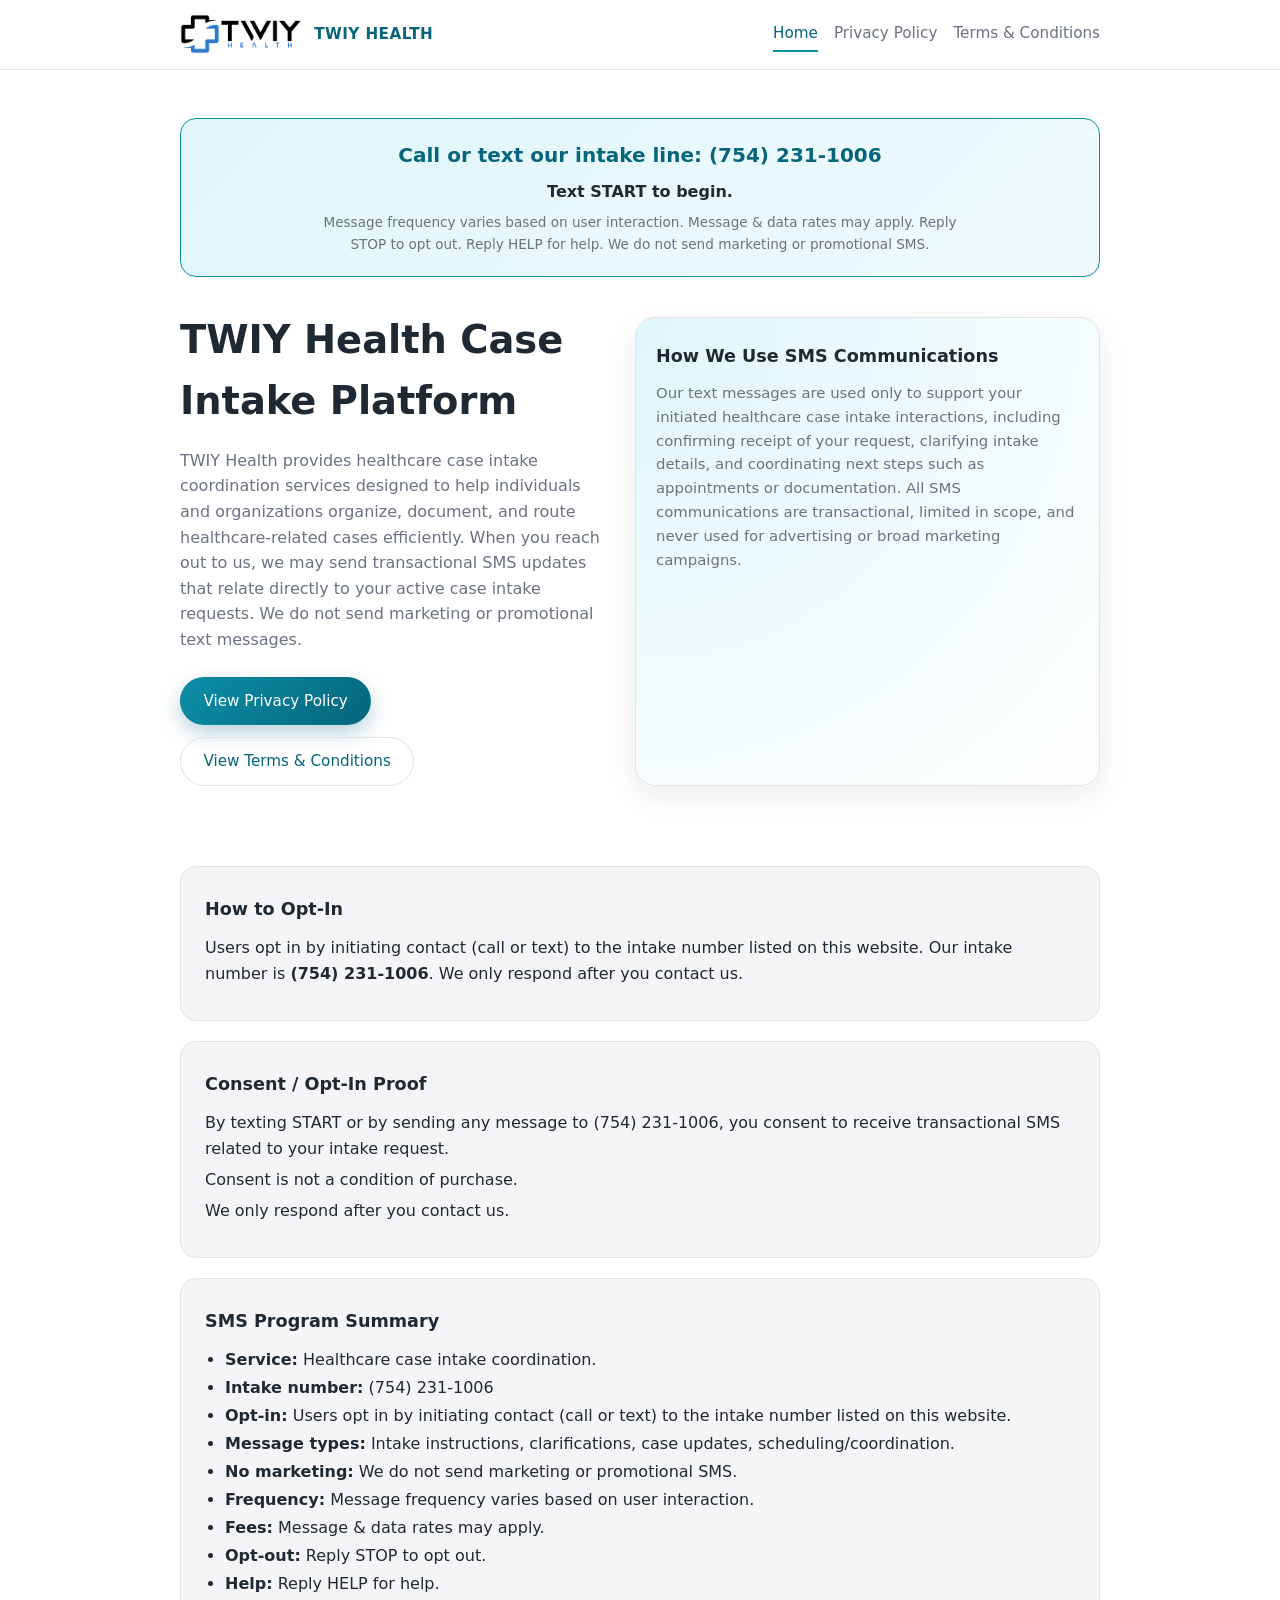
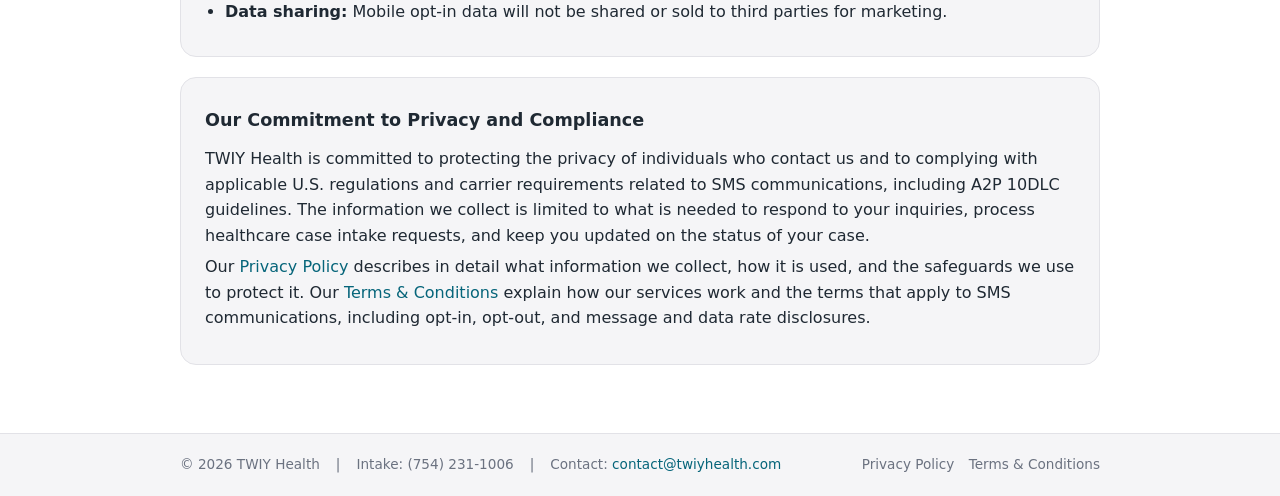
<file: index.html>
<!DOCTYPE html>
<html lang="en">
  <head>
    <meta charset="UTF-8" />
    <meta name="viewport" content="width=device-width, initial-scale=1" />
    <title>TWIY Health Case Intake Platform</title>
    <meta
      name="description"
      content="TWIY Health provides healthcare case intake coordination services with transactional SMS updates only. No marketing messaging."
    />
    <link rel="stylesheet" href="styles.css" />
  </head>
  <body>
    <div class="page">
      <header class="site-header">
        <div class="container">
          <div class="header-inner">
            <div class="logo-group">
              <img
                src="assets/TWIY HEALTH-fin-01 (2).png"
                alt="TWIY Health logo"
                class="logo"
              />
              <div class="brand-text">TWIY Health</div>
            </div>
            <nav class="nav-links" aria-label="Primary">
              <a href="index.html" aria-current="page">Home</a>
              <a href="privacy.html">Privacy Policy</a>
              <a href="terms.html">Terms &amp; Conditions</a>
            </nav>
          </div>
        </div>
      </header>

      <main>
        <section class="hero">
          <div class="container">
            <div class="intake-banner" aria-label="SMS opt-in and intake contact">
              <h2>Call or text our intake line: (754) 231-1006</h2>
              <p class="intake-cta">Text START to begin.</p>
              <p class="intake-disclosures">
                Message frequency varies based on user interaction. Message &amp; data rates may apply. Reply STOP to opt out. Reply HELP for help. We do not send marketing or promotional SMS.
              </p>
            </div>
            <div class="hero-inner">
              <div class="hero-copy">
                <h1>TWIY Health Case Intake Platform</h1>
                <p>
                  TWIY Health provides healthcare case intake coordination services designed to help
                  individuals and organizations organize, document, and route healthcare-related
                  cases efficiently. When you reach out to us, we may send transactional SMS updates
                  that relate directly to your active case intake requests. We do not send marketing
                  or promotional text messages.
                </p>
                <div class="hero-actions">
                  <a class="btn btn-primary" href="privacy.html">View Privacy Policy</a>
                  <a class="btn btn-ghost" href="terms.html">View Terms &amp; Conditions</a>
                </div>
              </div>
              <aside class="hero-panel" aria-label="Summary of communications practices">
                <h2>How We Use SMS Communications</h2>
                <p>
                  Our text messages are used only to support your initiated healthcare case intake
                  interactions, including confirming receipt of your request, clarifying intake
                  details, and coordinating next steps such as appointments or documentation. All
                  SMS communications are transactional, limited in scope, and never used for
                  advertising or broad marketing campaigns.
                </p>
              </aside>
            </div>
          </div>
        </section>

        <section class="content">
          <div class="container">
            <div class="content-section" id="how-to-opt-in">
              <h2>How to Opt-In</h2>
              <p>
                Users opt in by initiating contact (call or text) to the intake number listed on this website.
                Our intake number is <strong>(754) 231-1006</strong>. We only respond after you contact us.
              </p>
            </div>

            <div class="content-section consent-proof" id="consent-proof">
              <h2>Consent / Opt-In Proof</h2>
              <p>
                By texting START or by sending any message to (754) 231-1006, you consent to receive transactional SMS related to your intake request.
              </p>
              <p>Consent is not a condition of purchase.</p>
              <p>We only respond after you contact us.</p>
            </div>

            <div class="content-section" id="sms-program-summary">
              <h2>SMS Program Summary</h2>
              <ul>
                <li><strong>Service:</strong> Healthcare case intake coordination.</li>
                <li><strong>Intake number:</strong> (754) 231-1006</li>
                <li><strong>Opt-in:</strong> Users opt in by initiating contact (call or text) to the intake number listed on this website.</li>
                <li><strong>Message types:</strong> Intake instructions, clarifications, case updates, scheduling/coordination.</li>
                <li><strong>No marketing:</strong> We do not send marketing or promotional SMS.</li>
                <li><strong>Frequency:</strong> Message frequency varies based on user interaction.</li>
                <li><strong>Fees:</strong> Message &amp; data rates may apply.</li>
                <li><strong>Opt-out:</strong> Reply STOP to opt out.</li>
                <li><strong>Help:</strong> Reply HELP for help.</li>
                <li><strong>Data sharing:</strong> Mobile opt-in data will not be shared or sold to third parties for marketing.</li>
              </ul>
            </div>

            <div class="content-section">
              <h2>Our Commitment to Privacy and Compliance</h2>
              <p>
                TWIY Health is committed to protecting the privacy of individuals who contact us and
                to complying with applicable U.S. regulations and carrier requirements related to
                SMS communications, including A2P 10DLC guidelines. The information we collect is
                limited to what is needed to respond to your inquiries, process healthcare case
                intake requests, and keep you updated on the status of your case.
              </p>
              <p>
                Our
                <a href="privacy.html">Privacy Policy</a>
                describes in detail what information we collect, how it is used, and the safeguards
                we use to protect it. Our
                <a href="terms.html">Terms &amp; Conditions</a>
                explain how our services work and the terms that apply to SMS communications,
                including opt-in, opt-out, and message and data rate disclosures.
              </p>
            </div>
          </div>
        </section>
      </main>

      <footer class="site-footer">
        <div class="container">
          <div class="footer-inner">
            <div class="footer-meta">
              <span>© 2026 TWIY Health</span>
              <span>|</span>
              <span>Intake: (754) 231-1006</span>
              <span>|</span>
              <span>Contact: <a href="mailto:contact@twiyhealth.com">contact@twiyhealth.com</a></span>
            </div>
            <nav class="footer-links" aria-label="Footer">
              <a href="privacy.html">Privacy Policy</a>
              <a href="terms.html">Terms &amp; Conditions</a>
            </nav>
          </div>
        </div>
      </footer>
    </div>
  </body>
</html>
</file>
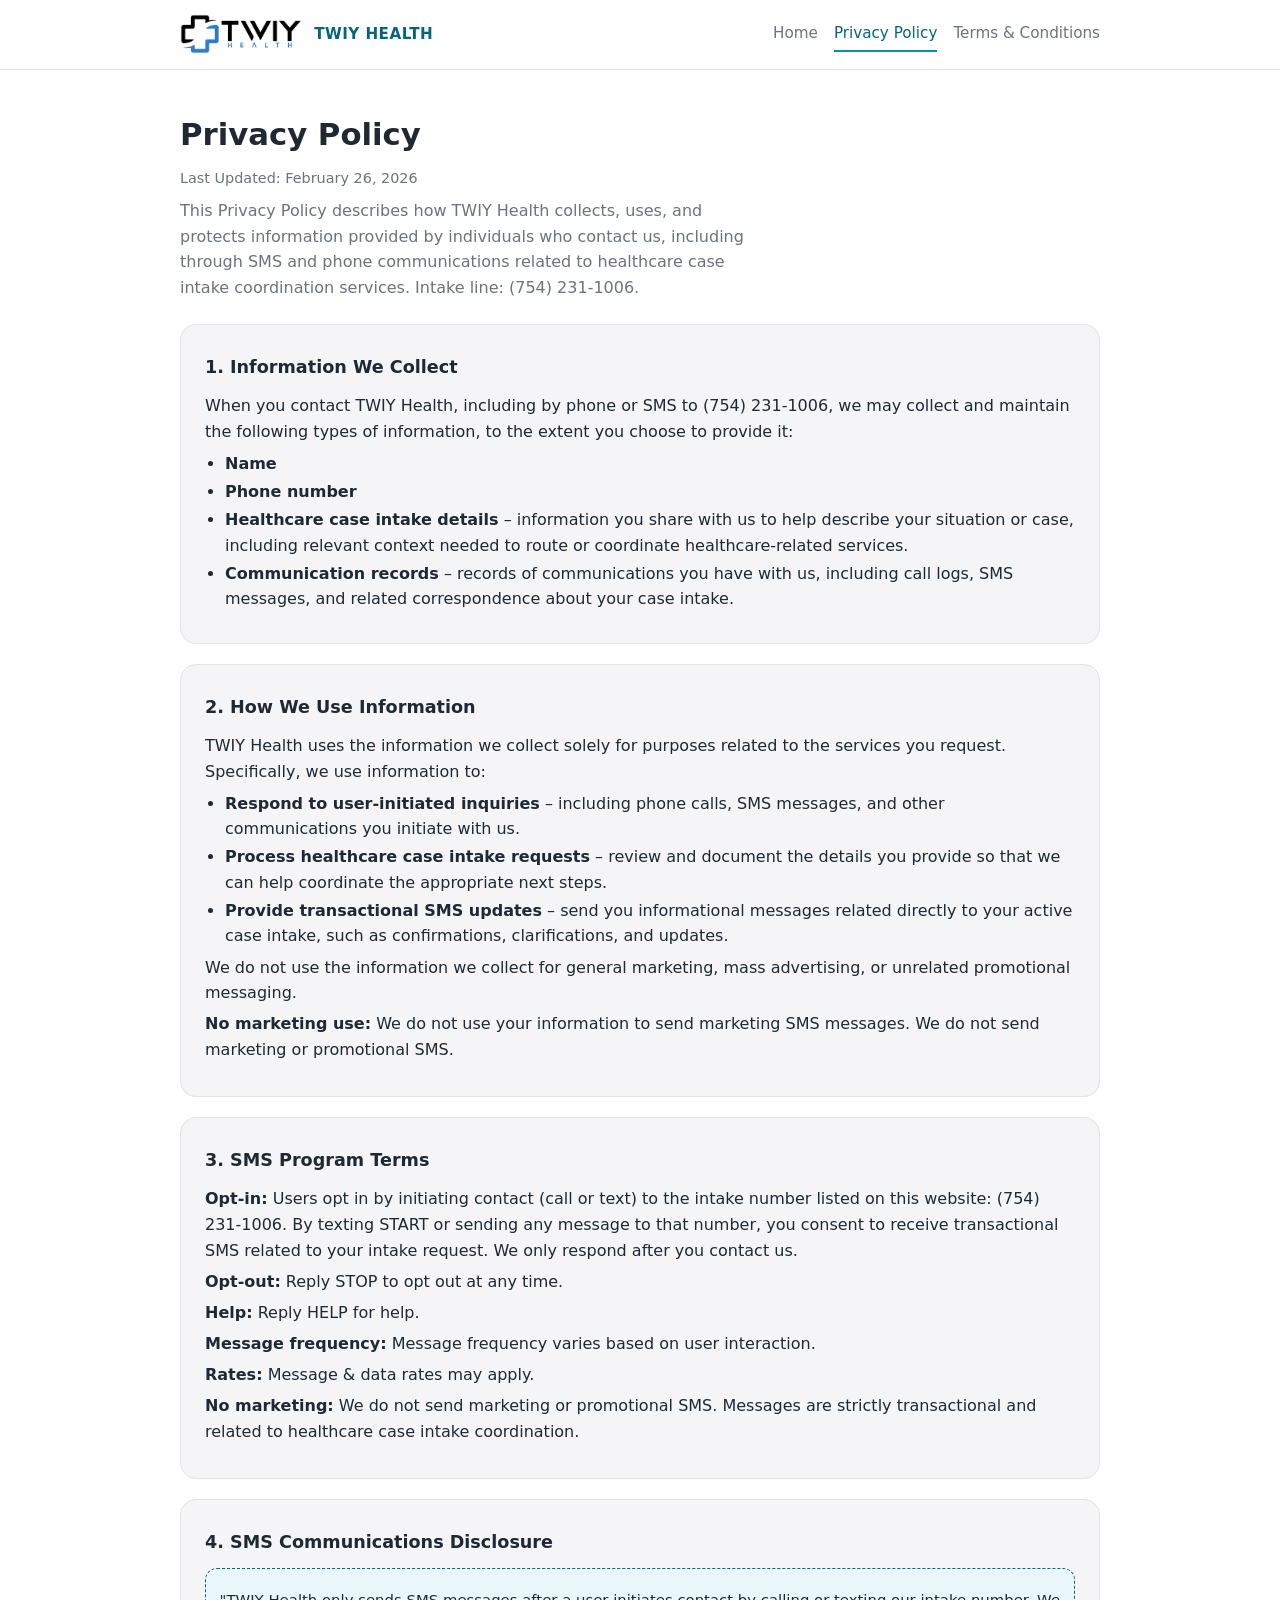
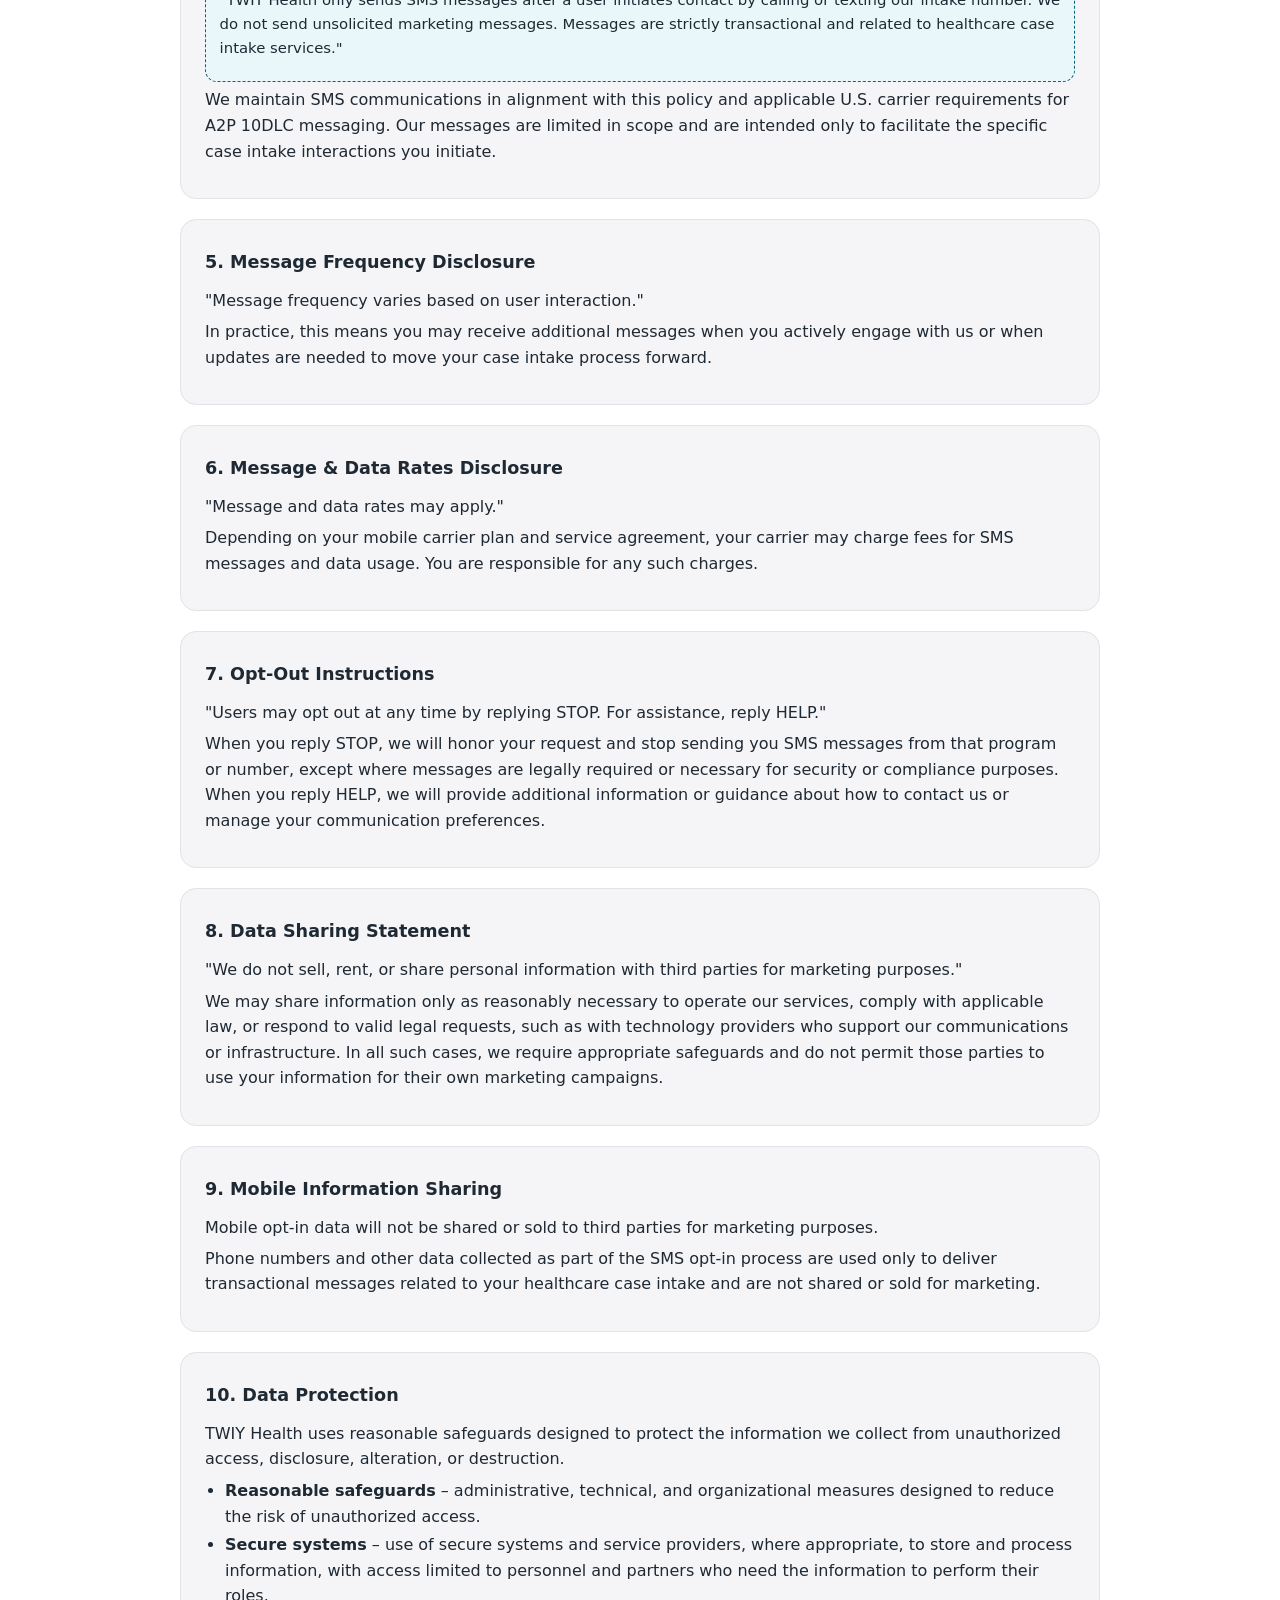
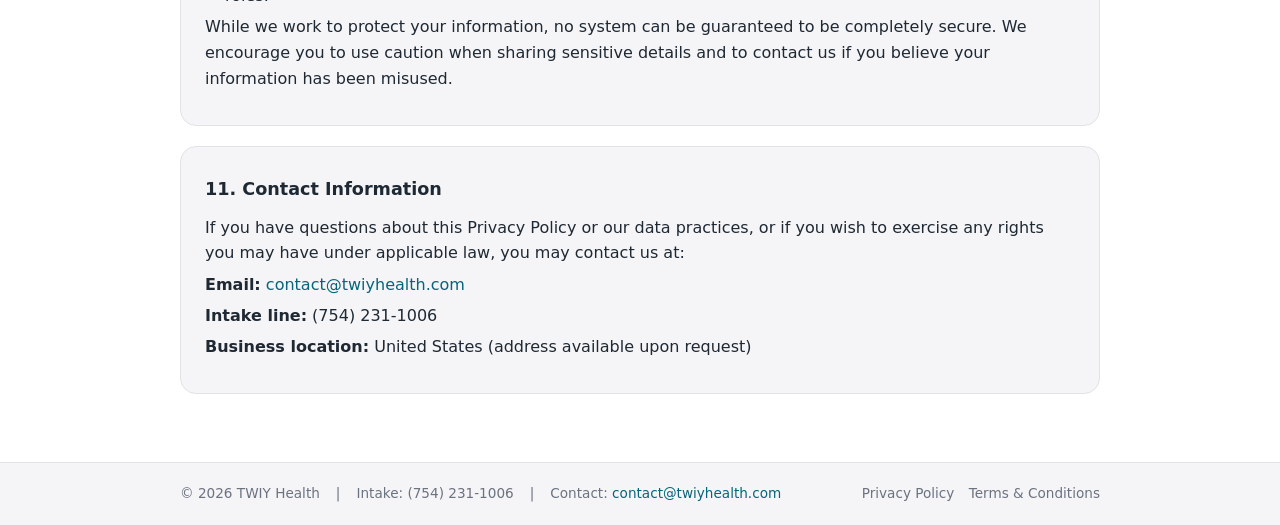
<file: privacy.html>
<!DOCTYPE html>
<html lang="en">
  <head>
    <meta charset="UTF-8" />
    <meta name="viewport" content="width=device-width, initial-scale=1" />
    <title>TWIY Health Privacy Policy</title>
    <meta
      name="description"
      content="Privacy Policy for TWIY Health, including information collection, use of data, SMS communications, and data protection practices."
    />
    <link rel="stylesheet" href="styles.css" />
  </head>
  <body>
    <div class="page">
      <header class="site-header">
        <div class="container">
          <div class="header-inner">
            <div class="logo-group">
              <img
                src="assets/TWIY HEALTH-fin-01 (2).png"
                alt="TWIY Health logo"
                class="logo"
              />
              <div class="brand-text">TWIY Health</div>
            </div>
            <nav class="nav-links" aria-label="Primary">
              <a href="index.html">Home</a>
              <a href="privacy.html" aria-current="page">Privacy Policy</a>
              <a href="terms.html">Terms &amp; Conditions</a>
            </nav>
          </div>
        </div>
      </header>

      <main>
        <section class="content">
          <div class="container">
            <header class="content-header">
              <h1>Privacy Policy</h1>
              <p class="last-updated">Last Updated: February 26, 2026</p>
              <p>
                This Privacy Policy describes how TWIY Health collects, uses, and protects
                information provided by individuals who contact us, including through SMS and phone
                communications related to healthcare case intake coordination services. Intake line: (754) 231-1006.
              </p>
            </header>

            <article class="content-section" id="information-we-collect">
              <h2>1. Information We Collect</h2>
              <p>
                When you contact TWIY Health, including by phone or SMS to (754) 231-1006, we may collect and maintain
                the following types of information, to the extent you choose to provide it:
              </p>
              <ul>
                <li><span class="label">Name</span></li>
                <li><span class="label">Phone number</span></li>
                <li>
                  <span class="label">Healthcare case intake details</span> – information you share
                  with us to help describe your situation or case, including relevant context needed
                  to route or coordinate healthcare-related services.
                </li>
                <li>
                  <span class="label">Communication records</span> – records of communications you
                  have with us, including call logs, SMS messages, and related correspondence about
                  your case intake.
                </li>
              </ul>
            </article>

            <article class="content-section" id="how-we-use-information">
              <h2>2. How We Use Information</h2>
              <p>
                TWIY Health uses the information we collect solely for purposes related to the
                services you request. Specifically, we use information to:
              </p>
              <ul>
                <li>
                  <span class="label">Respond to user-initiated inquiries</span> – including phone
                  calls, SMS messages, and other communications you initiate with us.
                </li>
                <li>
                  <span class="label">Process healthcare case intake requests</span> – review and
                  document the details you provide so that we can help coordinate the appropriate
                  next steps.
                </li>
                <li>
                  <span class="label">Provide transactional SMS updates</span> – send you
                  informational messages related directly to your active case intake, such as
                  confirmations, clarifications, and updates.
                </li>
              </ul>
              <p>
                We do not use the information we collect for general marketing, mass advertising, or
                unrelated promotional messaging.
              </p>
              <p><strong>No marketing use:</strong> We do not use your information to send marketing SMS messages. We do not send marketing or promotional SMS.</p>
            </article>

            <article class="content-section" id="sms-program-terms">
              <h2>3. SMS Program Terms</h2>
              <p><span class="label">Opt-in:</span> Users opt in by initiating contact (call or text) to the intake number listed on this website: (754) 231-1006. By texting START or sending any message to that number, you consent to receive transactional SMS related to your intake request. We only respond after you contact us.</p>
              <p><span class="label">Opt-out:</span> Reply STOP to opt out at any time.</p>
              <p><span class="label">Help:</span> Reply HELP for help.</p>
              <p><span class="label">Message frequency:</span> Message frequency varies based on user interaction.</p>
              <p><span class="label">Rates:</span> Message &amp; data rates may apply.</p>
              <p><span class="label">No marketing:</span> We do not send marketing or promotional SMS. Messages are strictly transactional and related to healthcare case intake coordination.</p>
            </article>

            <article class="content-section" id="sms-communications">
              <h2>4. SMS Communications Disclosure</h2>
              <div class="highlight-box">
                <p>
                  "TWIY Health only sends SMS messages after a user initiates contact by calling or
                  texting our intake number. We do not send unsolicited marketing messages. Messages
                  are strictly transactional and related to healthcare case intake services."
                </p>
              </div>
              <p>
                We maintain SMS communications in alignment with this policy and applicable U.S.
                carrier requirements for A2P 10DLC messaging. Our messages are limited in scope and
                are intended only to facilitate the specific case intake interactions you initiate.
              </p>
            </article>

            <article class="content-section" id="message-frequency">
              <h2>5. Message Frequency Disclosure</h2>
              <p>"Message frequency varies based on user interaction."</p>
              <p>
                In practice, this means you may receive additional messages when you actively engage
                with us or when updates are needed to move your case intake process forward.
              </p>
            </article>

            <article class="content-section" id="message-and-data-rates">
              <h2>6. Message &amp; Data Rates Disclosure</h2>
              <p>"Message and data rates may apply."</p>
              <p>
                Depending on your mobile carrier plan and service agreement, your carrier may charge
                fees for SMS messages and data usage. You are responsible for any such charges.
              </p>
            </article>

            <article class="content-section" id="opt-out">
              <h2>7. Opt-Out Instructions</h2>
              <p>"Users may opt out at any time by replying STOP. For assistance, reply HELP."</p>
              <p>
                When you reply STOP, we will honor your request and stop sending you SMS messages
                from that program or number, except where messages are legally required or necessary
                for security or compliance purposes. When you reply HELP, we will provide additional
                information or guidance about how to contact us or manage your communication
                preferences.
              </p>
            </article>

            <article class="content-section" id="data-sharing">
              <h2>8. Data Sharing Statement</h2>
              <p>
                "We do not sell, rent, or share personal information with third parties for
                marketing purposes."
              </p>
              <p>
                We may share information only as reasonably necessary to operate our services,
                comply with applicable law, or respond to valid legal requests, such as with
                technology providers who support our communications or infrastructure. In all such
                cases, we require appropriate safeguards and do not permit those parties to use your
                information for their own marketing campaigns.
              </p>
            </article>

            <article class="content-section" id="mobile-information-sharing">
              <h2>9. Mobile Information Sharing</h2>
              <p>
                Mobile opt-in data will not be shared or sold to third parties for marketing purposes.
              </p>
              <p>
                Phone numbers and other data collected as part of the SMS opt-in process are used only to deliver transactional messages related to your healthcare case intake and are not shared or sold for marketing.
              </p>
            </article>

            <article class="content-section" id="data-protection">
              <h2>10. Data Protection</h2>
              <p>
                TWIY Health uses reasonable safeguards designed to protect the information we
                collect from unauthorized access, disclosure, alteration, or destruction.
              </p>
              <ul>
                <li>
                  <span class="label">Reasonable safeguards</span> – administrative, technical, and
                  organizational measures designed to reduce the risk of unauthorized access.
                </li>
                <li>
                  <span class="label">Secure systems</span> – use of secure systems and service
                  providers, where appropriate, to store and process information, with access
                  limited to personnel and partners who need the information to perform their roles.
                </li>
              </ul>
              <p>
                While we work to protect your information, no system can be guaranteed to be
                completely secure. We encourage you to use caution when sharing sensitive details
                and to contact us if you believe your information has been misused.
              </p>
            </article>

            <article class="content-section" id="contact-information">
              <h2>11. Contact Information</h2>
              <p>
                If you have questions about this Privacy Policy or our data practices, or if you
                wish to exercise any rights you may have under applicable law, you may contact us at:
              </p>
              <p>
                <span class="label">Email:</span>
                <a href="mailto:contact@twiyhealth.com">contact@twiyhealth.com</a>
              </p>
              <p>
                <span class="label">Intake line:</span> (754) 231-1006
              </p>
              <p>
                <span class="label">Business location:</span>
                United States (address available upon request)
              </p>
            </article>
          </div>
        </section>
      </main>

      <footer class="site-footer">
        <div class="container">
          <div class="footer-inner">
            <div class="footer-meta">
              <span>© 2026 TWIY Health</span>
              <span>|</span>
              <span>Intake: (754) 231-1006</span>
              <span>|</span>
              <span>Contact: <a href="mailto:contact@twiyhealth.com">contact@twiyhealth.com</a></span>
            </div>
            <nav class="footer-links" aria-label="Footer">
              <a href="privacy.html" aria-current="page">Privacy Policy</a>
              <a href="terms.html">Terms &amp; Conditions</a>
            </nav>
          </div>
        </div>
      </footer>
    </div>
  </body>
</html>
</file>
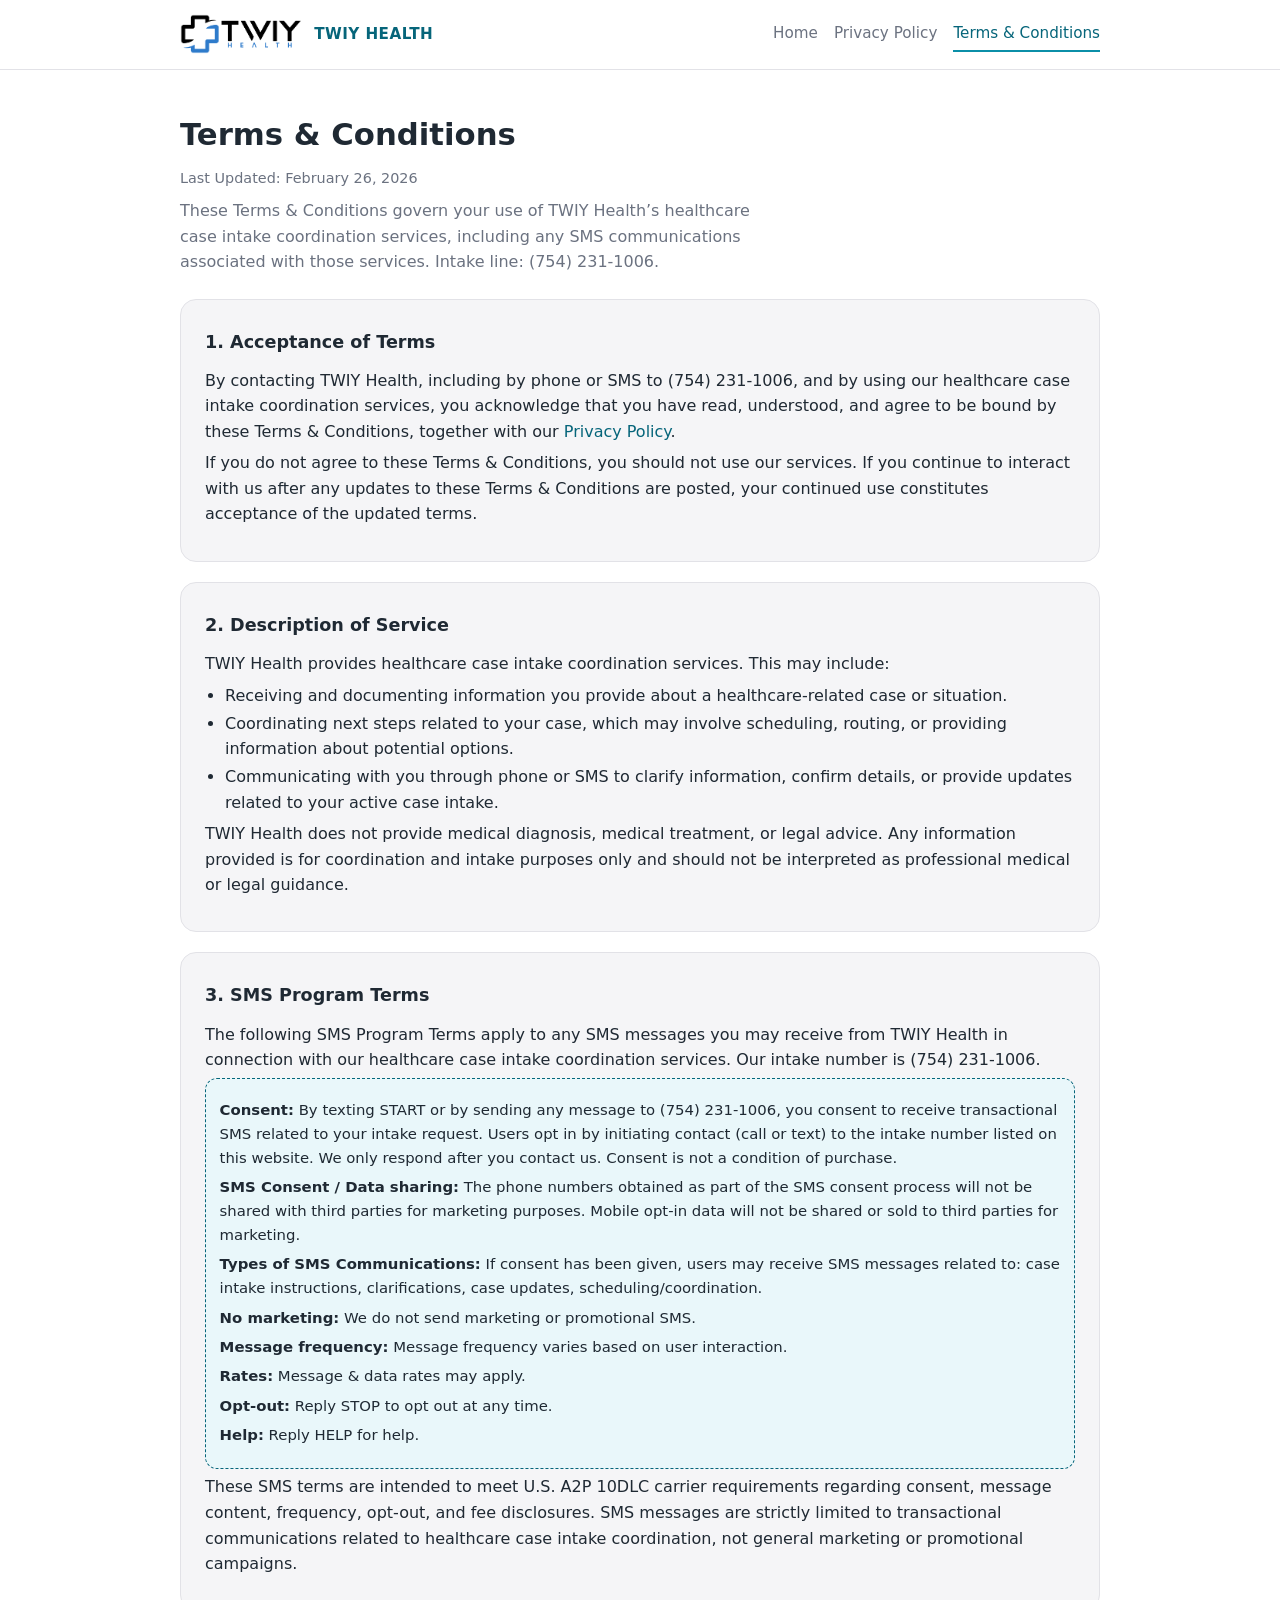
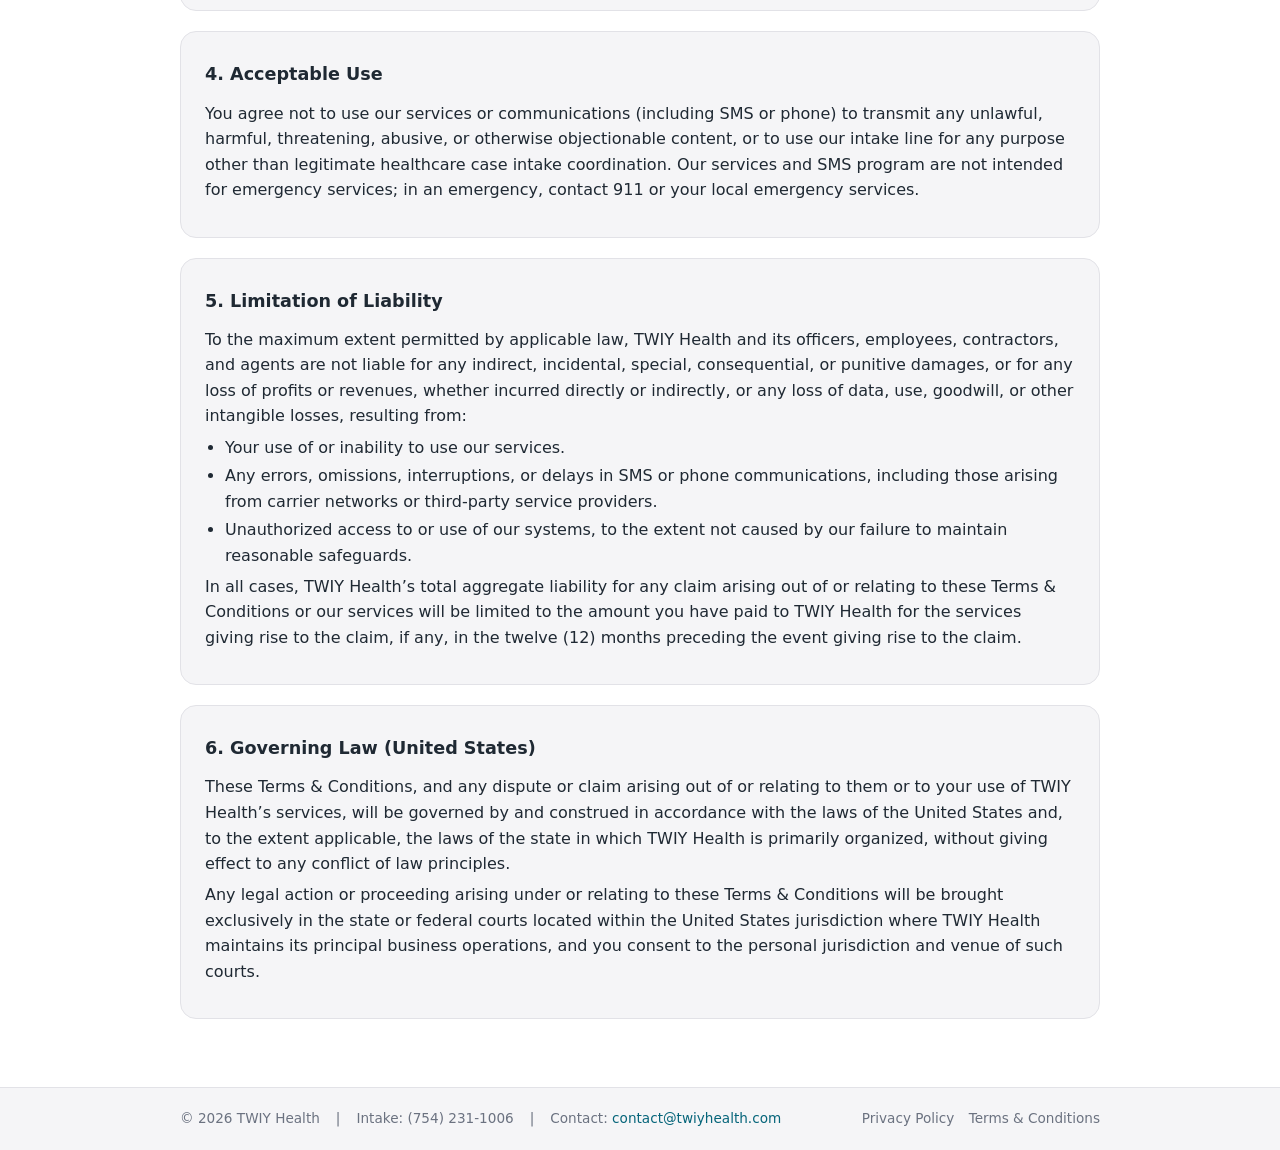
<file: terms.html>
<!DOCTYPE html>
<html lang="en">
  <head>
    <meta charset="UTF-8" />
    <meta name="viewport" content="width=device-width, initial-scale=1" />
    <title>TWIY Health Terms &amp; Conditions</title>
    <meta
      name="description"
      content="Terms and Conditions for TWIY Health, including description of services, SMS terms of service, limitations of liability, and governing law."
    />
    <link rel="stylesheet" href="styles.css" />
  </head>
  <body>
    <div class="page">
      <header class="site-header">
        <div class="container">
          <div class="header-inner">
            <div class="logo-group">
              <img
                src="assets/TWIY HEALTH-fin-01 (2).png"
                alt="TWIY Health logo"
                class="logo"
              />
              <div class="brand-text">TWIY Health</div>
            </div>
            <nav class="nav-links" aria-label="Primary">
              <a href="index.html">Home</a>
              <a href="privacy.html">Privacy Policy</a>
              <a href="terms.html" aria-current="page">Terms &amp; Conditions</a>
            </nav>
          </div>
        </div>
      </header>

      <main>
        <section class="content">
          <div class="container">
            <header class="content-header">
              <h1>Terms &amp; Conditions</h1>
              <p class="last-updated">Last Updated: February 26, 2026</p>
              <p>
                These Terms &amp; Conditions govern your use of TWIY Health’s healthcare case intake
                coordination services, including any SMS communications associated with those
                services. Intake line: (754) 231-1006.
              </p>
            </header>

            <article class="content-section" id="acceptance-of-terms">
              <h2>1. Acceptance of Terms</h2>
              <p>
                By contacting TWIY Health, including by phone or SMS to (754) 231-1006, and by using our healthcare
                case intake coordination services, you acknowledge that you have read, understood,
                and agree to be bound by these Terms &amp; Conditions, together with our
                <a href="privacy.html">Privacy Policy</a>.
              </p>
              <p>
                If you do not agree to these Terms &amp; Conditions, you should not use our
                services. If you continue to interact with us after any updates to these Terms &amp;
                Conditions are posted, your continued use constitutes acceptance of the updated
                terms.
              </p>
            </article>

            <article class="content-section" id="description-of-service">
              <h2>2. Description of Service</h2>
              <p>
                TWIY Health provides healthcare case intake coordination services. This may include:
              </p>
              <ul>
                <li>
                  Receiving and documenting information you provide about a healthcare-related case
                  or situation.
                </li>
                <li>
                  Coordinating next steps related to your case, which may involve scheduling,
                  routing, or providing information about potential options.
                </li>
                <li>
                  Communicating with you through phone or SMS to clarify information, confirm
                  details, or provide updates related to your active case intake.
                </li>
              </ul>
              <p>
                TWIY Health does not provide medical diagnosis, medical treatment, or legal advice.
                Any information provided is for coordination and intake purposes only and should not
                be interpreted as professional medical or legal guidance.
              </p>
            </article>

            <article class="content-section" id="sms-program-terms">
              <h2>3. SMS Program Terms</h2>
              <p>
                The following SMS Program Terms apply to any SMS messages you may receive from
                TWIY Health in connection with our healthcare case intake coordination services. Our intake number is (754) 231-1006.
              </p>
              <div class="highlight-box">
                <p>
                  <span class="label">Consent:</span>
                  By texting START or by sending any message to (754) 231-1006, you consent to receive transactional SMS related to your intake request. Users opt in by initiating contact (call or text) to the intake number listed on this website. We only respond after you contact us. Consent is not a condition of purchase.
                </p>
                <p>
                  <span class="label">SMS Consent / Data sharing:</span>
                  The phone numbers obtained as part of the SMS consent process will not be shared with third parties for marketing purposes. Mobile opt-in data will not be shared or sold to third parties for marketing.
                </p>
                <p>
                  <span class="label">Types of SMS Communications:</span>
                  If consent has been given, users may receive SMS messages related to: case intake instructions, clarifications, case updates, scheduling/coordination.
                </p>
                <p>
                  <span class="label">No marketing:</span>
                  We do not send marketing or promotional SMS.
                </p>
                <p>
                  <span class="label">Message frequency:</span>
                  Message frequency varies based on user interaction.
                </p>
                <p>
                  <span class="label">Rates:</span>
                  Message &amp; data rates may apply.
                </p>
                <p>
                  <span class="label">Opt-out:</span>
                  Reply STOP to opt out at any time.
                </p>
                <p>
                  <span class="label">Help:</span>
                  Reply HELP for help.
                </p>
              </div>
              <p>
                These SMS terms are intended to meet U.S. A2P 10DLC carrier requirements regarding
                consent, message content, frequency, opt-out, and fee disclosures. SMS messages are
                strictly limited to transactional communications related to healthcare case intake
                coordination, not general marketing or promotional campaigns.
              </p>
            </article>

            <article class="content-section" id="acceptable-use">
              <h2>4. Acceptable Use</h2>
              <p>
                You agree not to use our services or communications (including SMS or phone) to transmit any unlawful, harmful, threatening, abusive, or otherwise objectionable content, or to use our intake line for any purpose other than legitimate healthcare case intake coordination. Our services and SMS program are not intended for emergency services; in an emergency, contact 911 or your local emergency services.
              </p>
            </article>

            <article class="content-section" id="limitation-of-liability">
              <h2>5. Limitation of Liability</h2>
              <p>
                To the maximum extent permitted by applicable law, TWIY Health and its officers,
                employees, contractors, and agents are not liable for any indirect, incidental,
                special, consequential, or punitive damages, or for any loss of profits or revenues,
                whether incurred directly or indirectly, or any loss of data, use, goodwill, or
                other intangible losses, resulting from:
              </p>
              <ul>
                <li>Your use of or inability to use our services.</li>
                <li>
                  Any errors, omissions, interruptions, or delays in SMS or phone communications,
                  including those arising from carrier networks or third-party service providers.
                </li>
                <li>
                  Unauthorized access to or use of our systems, to the extent not caused by our
                  failure to maintain reasonable safeguards.
                </li>
              </ul>
              <p>
                In all cases, TWIY Health’s total aggregate liability for any claim arising out of
                or relating to these Terms &amp; Conditions or our services will be limited to the
                amount you have paid to TWIY Health for the services giving rise to the claim, if
                any, in the twelve (12) months preceding the event giving rise to the claim.
              </p>
            </article>

            <article class="content-section" id="governing-law">
              <h2>6. Governing Law (United States)</h2>
              <p>
                These Terms &amp; Conditions, and any dispute or claim arising out of or relating to
                them or to your use of TWIY Health’s services, will be governed by and construed in
                accordance with the laws of the United States and, to the extent applicable, the
                laws of the state in which TWIY Health is primarily organized, without giving effect
                to any conflict of law principles.
              </p>
              <p>
                Any legal action or proceeding arising under or relating to these Terms &amp;
                Conditions will be brought exclusively in the state or federal courts located within
                the United States jurisdiction where TWIY Health maintains its principal business
                operations, and you consent to the personal jurisdiction and venue of such courts.
              </p>
            </article>
          </div>
        </section>
      </main>

      <footer class="site-footer">
        <div class="container">
          <div class="footer-inner">
            <div class="footer-meta">
              <span>© 2026 TWIY Health</span>
              <span>|</span>
              <span>Intake: (754) 231-1006</span>
              <span>|</span>
              <span>Contact: <a href="mailto:contact@twiyhealth.com">contact@twiyhealth.com</a></span>
            </div>
            <nav class="footer-links" aria-label="Footer">
              <a href="privacy.html">Privacy Policy</a>
              <a href="terms.html" aria-current="page">Terms &amp; Conditions</a>
            </nav>
          </div>
        </div>
      </footer>
    </div>
  </body>
</html>
</file>
<file: styles.css>
/* Base layout */
:root {
  --color-background: #ffffff;
  --color-surface: #f5f5f7;
  --color-border: #e2e2e7;
  --color-primary: #0b8fa8;
  --color-primary-dark: #06657a;
  --color-text: #1f2933;
  --color-muted: #6b7280;
}

*,
*::before,
*::after {
  box-sizing: border-box;
}

html {
  scroll-behavior: smooth;
}

body {
  margin: 0;
  min-height: 100vh;
  font-family: system-ui, -apple-system, BlinkMacSystemFont, "Segoe UI", sans-serif;
  color: var(--color-text);
  background-color: var(--color-background);
  line-height: 1.6;
}

img {
  max-width: 100%;
  height: auto;
  display: block;
}

a {
  color: var(--color-primary-dark);
  text-decoration: none;
}

a:hover,
a:focus-visible {
  text-decoration: underline;
}

.page {
  display: flex;
  min-height: 100vh;
  flex-direction: column;
}

.container {
  width: 100%;
  max-width: 960px;
  margin: 0 auto;
  padding: 0 1.25rem;
}

/* Header */
.site-header {
  border-bottom: 1px solid var(--color-border);
  background-color: var(--color-background);
}

.header-inner {
  display: flex;
  align-items: center;
  justify-content: space-between;
  padding: 0.9rem 0.5rem;
  gap: 1.5rem;
}

.logo-group {
  display: flex;
  align-items: center;
  gap: 0.75rem;
}

.logo {
  height: 40px;
  width: auto;
}

.brand-text {
  font-weight: 600;
  letter-spacing: 0.03em;
  font-size: 0.95rem;
  text-transform: uppercase;
  color: var(--color-primary-dark);
}

.nav-links {
  display: flex;
  align-items: center;
  gap: 1rem;
  font-size: 0.95rem;
}

.nav-links a {
  color: var(--color-muted);
  padding: 0.25rem 0;
  border-bottom: 2px solid transparent;
}

.nav-links a:hover,
.nav-links a:focus-visible,
.nav-links a[aria-current="page"] {
  color: var(--color-primary-dark);
  border-bottom-color: var(--color-primary);
  text-decoration: none;
}

/* Main content */
main {
  flex: 1;
}

.hero {
  padding: 3rem 0 2.5rem;
}

.hero-inner {
  display: flex;
  flex-direction: column;
  gap: 2rem;
}

.hero-copy h1 {
  margin: 0 0 1rem;
  font-size: clamp(1.9rem, 3vw, 2.4rem);
}

.hero-copy p {
  margin: 0 0 1.5rem;
  color: var(--color-muted);
  max-width: 40rem;
}

.hero-actions {
  display: flex;
  flex-wrap: wrap;
  gap: 0.75rem;
}

.btn {
  display: inline-flex;
  align-items: center;
  justify-content: center;
  padding: 0.7rem 1.4rem;
  border-radius: 999px;
  font-size: 0.95rem;
  font-weight: 500;
  border: 1px solid transparent;
  cursor: pointer;
  transition: background-color 0.15s ease, color 0.15s ease, border-color 0.15s ease,
    box-shadow 0.15s ease, transform 0.06s ease;
}

.btn-primary {
  background: linear-gradient(135deg, var(--color-primary), var(--color-primary-dark));
  color: #ffffff;
  box-shadow: 0 8px 20px rgba(6, 101, 122, 0.28);
}

.btn-primary:hover,
.btn-primary:focus-visible {
  background: linear-gradient(135deg, var(--color-primary-dark), var(--color-primary-dark));
  transform: translateY(-1px);
  text-decoration: none;
}

.btn-ghost {
  background-color: transparent;
  border-color: var(--color-border);
  color: var(--color-primary-dark);
}

.btn-ghost:hover,
.btn-ghost:focus-visible {
  background-color: var(--color-surface);
}

.hero-panel {
  background: radial-gradient(circle at top left, #e0f6fb, #ffffff);
  border-radius: 1.25rem;
  border: 1px solid var(--color-border);
  padding: 1.5rem 1.25rem;
  box-shadow: 0 10px 30px rgba(15, 23, 42, 0.08);
}

.hero-panel h2 {
  margin-top: 0;
  margin-bottom: 0.75rem;
  font-size: 1.1rem;
}

/* Intake banner */
.intake-banner {
  background: linear-gradient(135deg, #e0f6fb, #f0fafc);
  border: 1px solid var(--color-primary);
  border-radius: 1rem;
  padding: 1.25rem 1.5rem;
  margin-bottom: 2rem;
  text-align: center;
}

.intake-banner h2 {
  margin: 0 0 0.5rem;
  font-size: 1.25rem;
  color: var(--color-primary-dark);
}

.intake-cta {
  margin: 0 0 0.5rem;
  font-weight: 600;
  font-size: 1rem;
}

.intake-disclosures {
  margin: 0;
  font-size: 0.85rem;
  color: var(--color-muted);
  max-width: 42rem;
  margin-left: auto;
  margin-right: auto;
}

.consent-proof {
  border-left: 4px solid var(--color-primary);
}

.hero-panel p {
  margin: 0;
  font-size: 0.93rem;
  color: var(--color-muted);
}

/* Content sections */
.content {
  padding: 2.5rem 0 3rem;
}

.content-header {
  margin-bottom: 1.5rem;
}

.content-header h1 {
  margin: 0 0 0.5rem;
  font-size: clamp(1.7rem, 2.4vw, 2rem);
}

.content-header p {
  margin: 0;
  color: var(--color-muted);
  max-width: 36rem;
}

.last-updated {
  font-size: 0.9rem;
  margin-bottom: 0.5rem !important;
}

.content-section {
  padding: 1.75rem 1.5rem;
  border-radius: 1rem;
  background-color: var(--color-surface);
  border: 1px solid var(--color-border);
  margin-bottom: 1.25rem;
}

.content-section h2 {
  margin-top: 0;
  margin-bottom: 0.75rem;
  font-size: 1.1rem;
}

.content-section p {
  margin: 0.35rem 0;
}

.content-section ul {
  margin: 0.4rem 0 0.2rem 1.25rem;
  padding: 0;
}

.content-section li {
  margin-bottom: 0.15rem;
}

.label {
  font-weight: 600;
}

.highlight-box {
  padding: 0.9rem 0.85rem;
  border-radius: 0.75rem;
  border: 1px dashed var(--color-primary-dark);
  background-color: #e9f7fa;
  font-size: 0.93rem;
}

/* Footer */
.site-footer {
  border-top: 1px solid var(--color-border);
  background-color: var(--color-surface);
  padding: 1.25rem 0;
  font-size: 0.85rem;
  color: var(--color-muted);
}

.footer-inner {
  display: flex;
  flex-direction: column;
  gap: 0.75rem;
}

.footer-meta {
  display: flex;
  flex-wrap: wrap;
  gap: 0.5rem 1rem;
  align-items: center;
}

.footer-links {
  display: flex;
  flex-wrap: wrap;
  gap: 0.9rem;
}

.footer-links a {
  color: var(--color-muted);
}

.footer-links a:hover,
.footer-links a:focus-visible {
  color: var(--color-primary-dark);
  text-decoration: none;
}

/* Responsive */
@media (min-width: 768px) {
  .header-inner {
    padding-inline: 0;
  }

  .hero-inner {
    flex-direction: row;
    align-items: stretch;
  }

  .hero-copy,
  .hero-panel {
    flex: 1;
  }

  .hero-panel {
    margin-top: 0.5rem;
  }

  .footer-inner {
    flex-direction: row;
    align-items: center;
    justify-content: space-between;
  }
}
</file>
